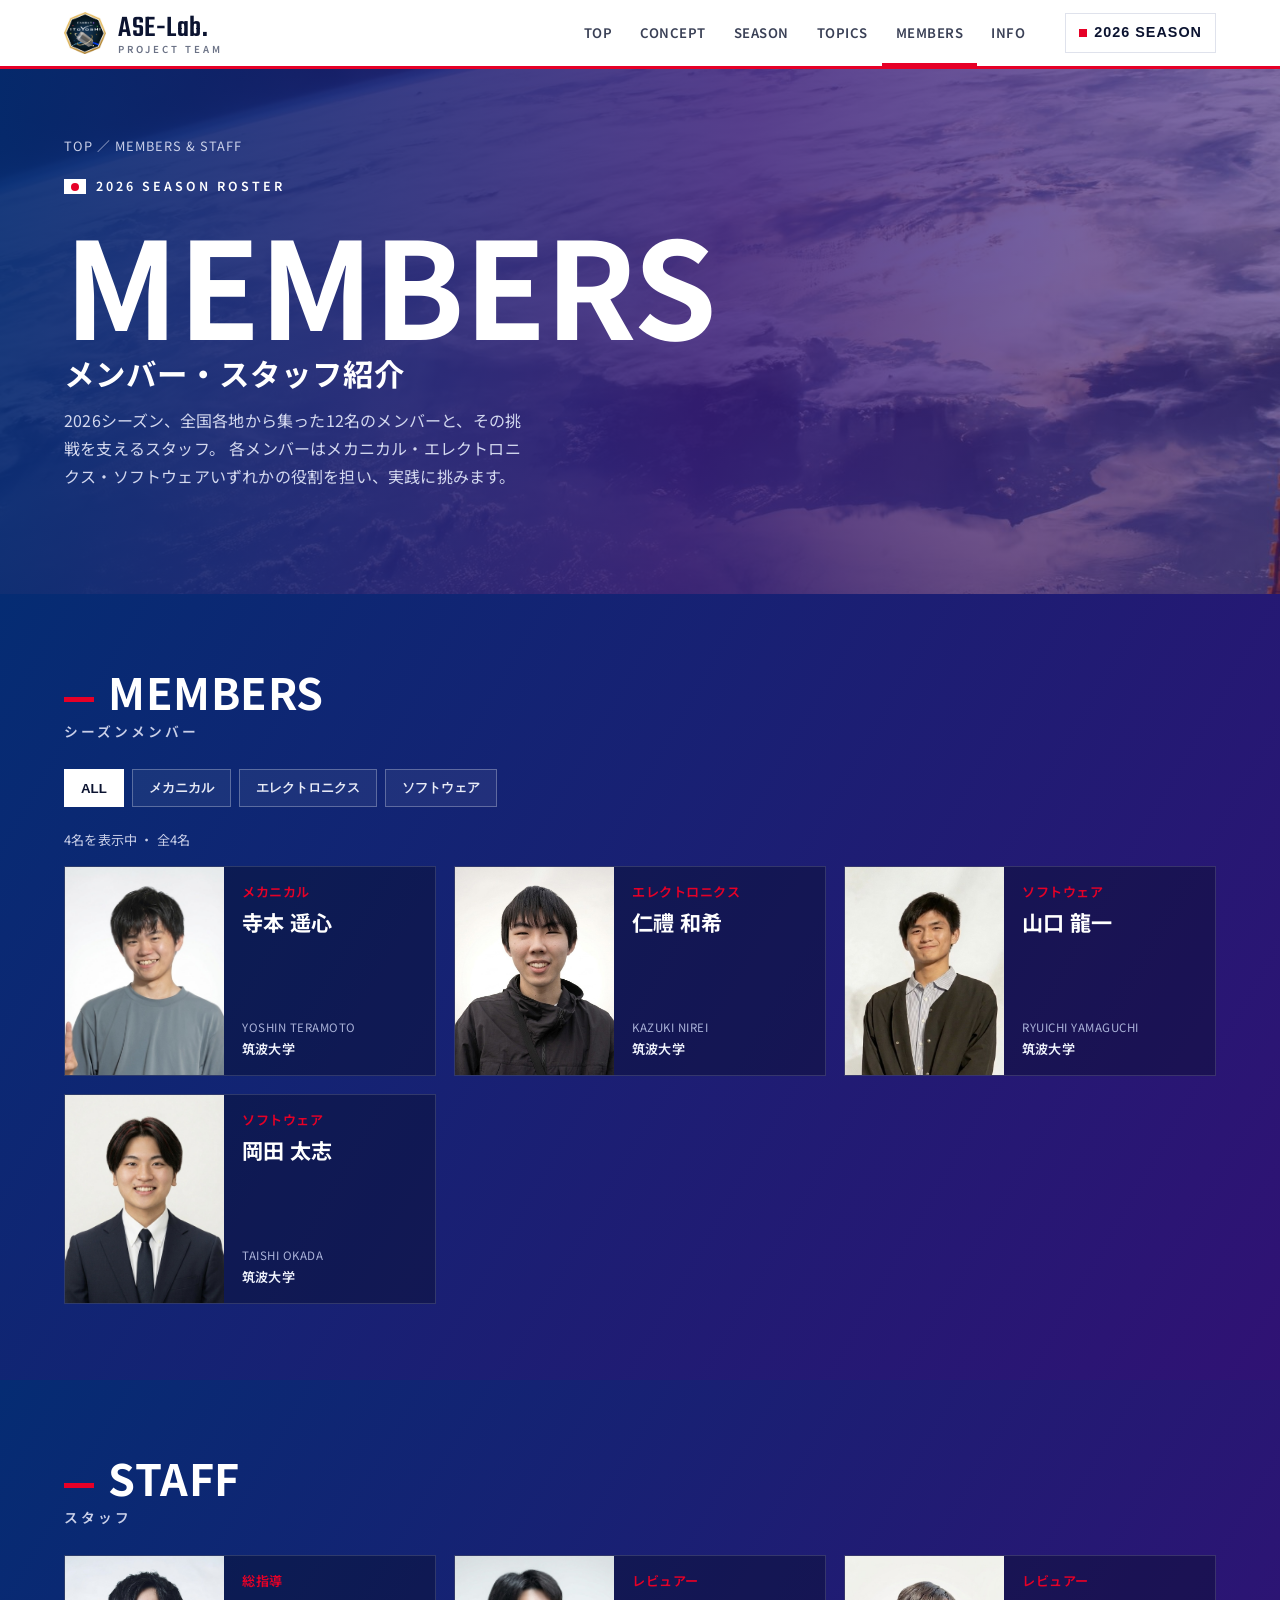
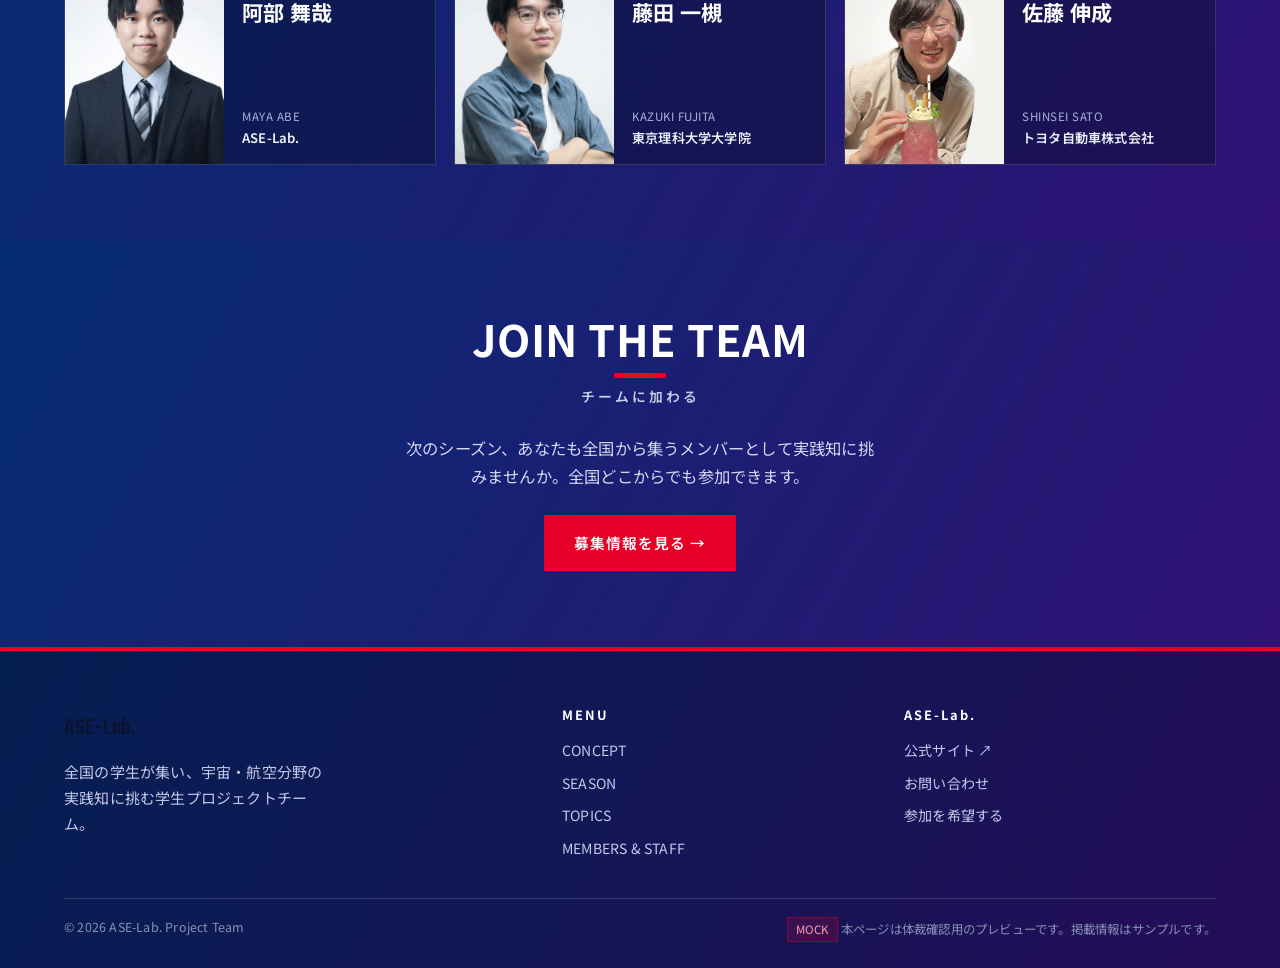
<file: members.html>
<!DOCTYPE html>
<html lang="ja">
<head>
<meta charset="utf-8">
<meta name="viewport" content="width=device-width, initial-scale=1">
<title>MEMBERS &amp; STAFF | ASE-Lab. Project Team</title>
<meta name="description" content="ASE-Lab. Project Team 2026シーズンのメンバーとスタッフ紹介。全国各地から集った学生たちの役割と担当。">
<meta name="robots" content="noindex">
<link rel="icon" href="img/logo.png">
<link rel="preconnect" href="https://fonts.googleapis.com">
<link rel="preconnect" href="https://fonts.gstatic.com" crossorigin>
<link href="https://fonts.googleapis.com/css2?family=Teko:wght@500&family=Noto+Sans+JP:wght@400;500;600;700&display=swap" rel="stylesheet">
<link rel="stylesheet" href="assets/style.css">
</head>
<body>

<!-- ============ ヘッダー ============ -->
<header class="site-header">
  <div class="wrap">
    <a class="brand" href="index.html">
      <img src="img/logo.png" alt="ASE-Lab. Project Team">
      <span class="brand-txt">
        <span class="brand-word">ASE-Lab.</span>
        <span class="brand-sub">PROJECT TEAM</span>
      </span>
    </a>
    <nav class="main-nav" id="site-nav">
      <a href="index.html">TOP</a>
      <a href="index.html#concept">CONCEPT</a>
      <a href="index.html#season">SEASON</a>
      <a href="index.html#topics">TOPICS</a>
      <a href="members.html" class="active">MEMBERS</a>
      <a href="index.html#information">INFO</a>
    </nav>
    <span class="season-pill"><span class="dot"></span>2026 SEASON</span>
    <button class="nav-toggle" aria-label="メニューを開く" aria-expanded="false" aria-controls="site-nav">
      <span></span><span></span><span></span>
    </button>
  </div>
</header>

<!-- ============ メインビジュアル ============ -->
<section class="mv mv--sub">
  <div class="mv-media"><img src="img/earth-space.jpg" alt="地球（プレースホルダー画像）"></div>
  <div class="mv-inner">
    <div class="crumbs"><a href="index.html">TOP</a> ／ MEMBERS &amp; STAFF</div>
    <span class="mv-eyebrow"><span class="flag"></span>2026 SEASON ROSTER</span>
    <h1>MEMBERS</h1>
    <h2>メンバー・スタッフ紹介</h2>
    <p class="mv-lead">
      2026シーズン、全国各地から集った12名のメンバーと、その挑戦を支えるスタッフ。
      各メンバーはメカニカル・エレクトロニクス・ソフトウェアいずれかの役割を担い、実践に挑みます。
    </p>
  </div>
</section>

<!-- ============ メンバー（JVA m-playerList 準拠・暗色地） ============ -->
<section class="band band--navy">
  <div class="wrap">
    <div class="title-set on-dark">
      <div class="en">MEMBERS</div>
      <div class="jp">シーズンメンバー</div>
    </div>

    <div class="filters" id="filters"></div>
    <p class="count-note" id="count-note"></p>
    <div class="roster" id="roster"></div>
  </div>
</section>

<!-- ============ スタッフ（JVA m-playerList 準拠・暗色地） ============ -->
<section id="staff" class="band band--navy">
  <div class="wrap">
    <div class="title-set on-dark">
      <div class="en">STAFF</div>
      <div class="jp">スタッフ</div>
    </div>
    <div class="staff-grid" id="staff-list"></div>
  </div>
</section>

<!-- ============ 参加 CTA（紺帯） ============ -->
<section class="band band--navy">
  <div class="wrap" style="text-align:center">
    <div class="title-set center on-dark"><div class="en">JOIN THE TEAM</div><div class="jp">チームに加わる</div></div>
    <p class="lead-p" style="margin:0 auto 24px;max-width:52ch">次のシーズン、あなたも全国から集うメンバーとして実践知に挑みませんか。全国どこからでも参加できます。</p>
    <a class="btn btn-primary" href="index.html#information">募集情報を見る →</a>
  </div>
</section>

<!-- ============ フッター ============ -->
<footer class="site-footer">
  <div class="wrap">
    <div class="footer-grid">
      <div>
        <span class="brand-word">ASE-Lab.</span>
        <p style="max-width:34ch;margin-top:10px">
          全国の学生が集い、宇宙・航空分野の実践知に挑む学生プロジェクトチーム。
        </p>
      </div>
      <div>
        <h4>MENU</h4>
        <a href="index.html#concept">CONCEPT</a>
        <a href="index.html#season">SEASON</a>
        <a href="index.html#topics">TOPICS</a>
        <a href="members.html">MEMBERS &amp; STAFF</a>
      </div>
      <div>
        <h4>ASE-Lab.</h4>
        <a href="https://ase-lab.space" target="_blank" rel="noopener">公式サイト ↗</a>
        <a href="index.html#information">お問い合わせ</a>
        <a href="index.html#information">参加を希望する</a>
      </div>
    </div>
    <div class="footer-note">
      <span>© 2026 ASE-Lab. Project Team</span>
      <span><span class="mock-flag">MOCK</span> 本ページは体裁確認用のプレビューです。掲載情報はサンプルです。</span>
    </div>
  </div>
</footer>

<script src="assets/data.js"></script>
<script>
// ---- メンバーカード（実写ポートレート主役・フラット） ----
function captainBadge(c) {
  if (c === "captain") return '<span class="badge-c">CAPTAIN</span>';
  if (c === "vice")    return '<span class="badge-c" style="background:#12204b">VICE</span>';
  return "";
}
// JVA m-playerList 準拠: 写真左＋データ右（ロール / 氏名 / ローマ字＋所属）
function playerCard(m) {
  const pos = POSITIONS[m.unit] || { label: m.unit, en: "", color: "#4e1ebd" };
  return `
  <article class="player" data-unit="${esc(m.unit)}">
    <a class="player-a" href="#">
      <picture class="player-photo">
        <img src="${esc(m.avatar)}" alt="${esc(m.name)}（プレースホルダー画像）" loading="lazy">
        ${captainBadge(m.captain)}
      </picture>
      <div class="player-data">
        <div class="pl-role">${esc(pos.label)}</div>
        <div class="pl-name">${esc(m.name)}</div>
        <div class="pl-team">
          <span class="en">${esc(m.nameEn)}</span>
          <span class="univ">${esc(m.univ)}</span>
        </div>
      </div>
    </a>
  </article>`;
}

// ---- スタッフカード（JVA m-playerList 準拠: 役職 / 氏名 / ローマ字＋所属） ----
function staffCard(s) {
  return `
  <article class="player">
    <a class="player-a" href="#">
      <picture class="player-photo">
        <img src="${esc(s.avatar)}" alt="${esc(s.name)}（プレースホルダー画像）" loading="lazy">
      </picture>
      <div class="player-data">
        <div class="pl-role">${esc(s.role)}</div>
        <div class="pl-name">${esc(s.name)}</div>
        <div class="pl-team">
          <span class="en">${esc(s.nameEn)}</span>
          <span class="univ">${esc(s.org)}</span>
        </div>
      </div>
    </a>
  </article>`;
}

// ---- フィルタ（ロール別: メカニカル / エレクトロニクス / ソフトウェア） ----
let currentFilter = "all";
function buildFilters() {
  const used = ROLE_ORDER.filter(r => MEMBERS.some(m => m.unit === r));
  const btns = [["all", "ALL"]].concat(used.map(r => [r, POSITIONS[r].label]));
  document.getElementById("filters").innerHTML = btns.map(([v, label]) =>
    `<button class="filter-btn ${v === "all" ? "active" : ""}" data-filter="${esc(v)}">${esc(label)}</button>`
  ).join("");
  document.querySelectorAll(".filter-btn").forEach(b => {
    b.addEventListener("click", () => {
      currentFilter = b.dataset.filter;
      document.querySelectorAll(".filter-btn").forEach(x => x.classList.toggle("active", x === b));
      renderRoster();
    });
  });
}

function renderRoster() {
  const list = currentFilter === "all" ? MEMBERS : MEMBERS.filter(m => m.unit === currentFilter);
  document.getElementById("roster").innerHTML = list.map(playerCard).join("");
  const label = currentFilter === "all" ? "" : `（${POSITIONS[currentFilter].label}）`;
  document.getElementById("count-note").textContent =
    `${list.length}名を表示中${label} ・ 全${MEMBERS.length}名`;
}

buildFilters();
renderRoster();
document.getElementById("staff-list").innerHTML = STAFF.map(staffCard).join("");
</script>
<script>
(function(){
  var t=document.querySelector(".nav-toggle"), n=document.getElementById("site-nav");
  if(!t||!n) return;
  t.addEventListener("click",function(){
    var open=n.classList.toggle("open");
    t.setAttribute("aria-expanded",open?"true":"false");
  });
  n.addEventListener("click",function(e){ if(e.target.closest("a")){ n.classList.remove("open"); t.setAttribute("aria-expanded","false"); } });
})();
</script>
</body>
</html>
</file>
<file: assets/style.css>
/* =========================================================
   ASE-Lab. Project Team — 共通スタイル（JVA準拠 / フラット・実写版）
   ---------------------------------------------------------
   方針:
   - 装飾は最小限。並ぶオブジェクト（カード等）は角丸・影・浮き上がりを付けない
     → 直角・ヘアライン境界・面の塗り分けで構成（JVA同様のフラット編集的レイアウト）
   - プレースホルダーは実写（航空宇宙 = NASA公開画像 / ポートレート）で埋める
   - 配色: 紺/青→紫を主役、赤(#e60027)は日の丸アクセント（chip・境界・見出し下線）
   ========================================================= */

:root {
  --navy-900: #0b1330;
  --navy-800: #12204b;
  --navy-700: #1d2f6f;
  --primary:  #4e1ebd;
  --primary-2:#7d58e9;
  --accent:   #e60027;
  --accent-d: #b8001f;
  --gold:     #d8b24a;

  --ink:      #14182a;
  --ink-2:    #3a4056;
  --muted:    #6b7286;
  --faint:    #9aa0b4;
  --line:     #dfe2ec;
  --line-d:   rgba(255,255,255,0.14);
  --bg-soft:  #f4f5f8;
  --dark:     #111524;
  --white:    #ffffff;

  /* ブランドグラデーション: 青 #052C73 → 紫 #301274 の2色（赤はアクセントのみ） */
  --brand-grad:  linear-gradient(120deg, #052C73 0%, #301274 100%);
  --brand-grad-h: linear-gradient(90deg, #052C73 0%, #301274 100%);
  /* mv 用の暗いオーバーレイ（同グラデの色味・可読性確保） */
  --mv-overlay: linear-gradient(100deg, rgba(5,44,115,0.92) 0%, rgba(48,18,116,0.80) 55%, rgba(48,18,116,0.55) 100%);

  /* フォントルール: 基本=Noto Sans JP(400) / 強調=Semibold(600) / 見出し相当のみBold(700) */
  --font-body:    'Noto Sans JP', 'Helvetica Neue', Arial, system-ui, sans-serif;
  --font-display: 'Noto Sans JP', 'Helvetica Neue', Arial, sans-serif;
  --font-num:     'Helvetica Neue', Arial, 'Noto Sans JP', sans-serif;
  --maxw: 1200px;
}

* { box-sizing: border-box; }
html { scroll-behavior: smooth; }
html, body { margin: 0; padding: 0; }
body {
  font-family: var(--font-body);
  color: var(--ink);
  background: var(--white);
  line-height: 1.75;
  font-size: 15px;
  letter-spacing: 0.2px;
  -webkit-font-smoothing: antialiased;
  overflow-x: hidden;
}
img { max-width: 100%; display: block; }
a { color: var(--primary); text-decoration: none; }
h1, h2, h3, h4 { margin: 0; line-height: 1.2; font-weight: 700; }
b, strong { font-weight: 600; }
.wrap { max-width: var(--maxw); margin: 0 auto; padding: 0 24px; }
:focus-visible { outline: 2px solid var(--accent); outline-offset: 2px; }

/* ============ ヘッダー ============ */
.site-header {
  position: sticky; top: 0; z-index: 200;
  background: #fff;
  border-bottom: 3px solid var(--accent);
}
.site-header .wrap { display: flex; align-items: center; gap: 18px; height: 66px; }
.brand { display: flex; align-items: center; gap: 12px; margin-right: auto; }
.brand img { width: 42px; height: 42px; }
.brand-txt { display: flex; flex-direction: column; line-height: 1; }
.brand-word { font-family: 'Teko', var(--font-display); font-weight: 500; font-size: 1.9rem; color: var(--navy-900); letter-spacing: 0.5px; transform: translateY(2px); }
.brand-sub { font-size: 0.6rem; letter-spacing: 3px; color: var(--muted); font-weight: 600; margin-top: 3px; }
.main-nav { display: flex; align-items: center; }
.main-nav a {
  color: var(--ink-2); font-size: 0.82rem; font-weight: 600; letter-spacing: 0.5px;
  padding: 22px 14px; position: relative; transition: color .15s;
}
.main-nav a:hover { color: var(--navy-900); }
.main-nav a::after {
  content: ""; position: absolute; left: 0; right: 0; bottom: 0; height: 3px;
  background: var(--accent); transform: scaleX(0); transition: transform .15s;
}
.main-nav a:hover::after, .main-nav a.active::after { transform: scaleX(1); }
.season-pill {
  display: inline-flex; align-items: center; gap: 7px; margin-left: 8px;
  border: 1px solid var(--line); padding: 6px 13px; color: var(--navy-900);
  font-family: var(--font-num); font-weight: 600; font-size: 0.9rem; letter-spacing: 1px;
}
.season-pill .dot { width: 8px; height: 8px; background: var(--accent); }

/* ハンバーガー（狭幅時のみ表示） */
.nav-toggle {
  display: none; background: none; border: 0; cursor: pointer;
  width: 42px; height: 42px; padding: 10px; margin-left: 4px;
}
.nav-toggle span { display: block; width: 22px; height: 2px; background: var(--navy-900); margin: 5px 0; transition: transform .2s, opacity .2s; }
.nav-toggle[aria-expanded="true"] span:nth-child(1) { transform: translateY(7px) rotate(45deg); }
.nav-toggle[aria-expanded="true"] span:nth-child(2) { opacity: 0; }
.nav-toggle[aria-expanded="true"] span:nth-child(3) { transform: translateY(-7px) rotate(-45deg); }

/* ============ メインビジュアル (mv) : 実写 + 紺オーバーレイ ============ */
.mv { position: relative; color: #fff; background: var(--navy-900); }
.mv-media { position: absolute; inset: 0; overflow: hidden; }
.mv-media img { width: 100%; height: 100%; object-fit: cover; }
.mv-media::after { /* 可読性のための覆い（紺→紫の色味を持つ機能的オーバーレイ） */
  content: ""; position: absolute; inset: 0;
  background: var(--mv-overlay);
}
.mv-inner { position: relative; z-index: 2; max-width: var(--maxw); margin: 0 auto; padding: 96px 24px 108px; }
/* ランディングの mv のみ黒寄りのオーバーレイ */
.mv--home .mv-media::after {
  background: linear-gradient(100deg, rgba(7,12,26,0.93) 0%, rgba(14,13,34,0.80) 45%, rgba(20,14,40,0.52) 100%);
}
.mv-eyebrow {
  display: inline-flex; align-items: center; gap: 10px; margin-bottom: 22px;
  font-size: 0.78rem; font-weight: 600; letter-spacing: 3px;
}
.mv-eyebrow .flag { width: 22px; height: 15px; background: #fff; position: relative; flex: none; }
.mv-eyebrow .flag::after { content:""; position:absolute; inset:0; margin:auto; width:8px; height:8px; border-radius:50%; background:var(--accent); }
.mv h1 {
  font-family: var(--font-display); font-weight: 700; text-transform: uppercase;
  font-size: clamp(3.2rem, 11vw, 8.6rem); line-height: 0.92; letter-spacing: -0.01em; margin-bottom: 22px;
}
.mv h1 .l2 { color: #b9a6f2; }
.mv h2 { font-size: clamp(1.15rem, 2.6vw, 1.9rem); font-weight: 700; letter-spacing: 1px; }
.mv h2 b { border-bottom: 4px solid var(--accent); padding-bottom: 2px; }
.mv-lead { color: #d3d8ef; font-size: 1rem; max-width: 52ch; margin-top: 14px; }
.mv-cta { display: flex; gap: 12px; margin-top: 30px; flex-wrap: wrap; }

/* ============ titleSet（英大見出し + 日本語小） ============ */
.title-set { margin-bottom: 26px; }
.title-set .en {
  font-family: var(--font-display); font-weight: 700; text-transform: uppercase;
  font-size: clamp(1.9rem, 4vw, 2.7rem); letter-spacing: 0.5px; line-height: 1; color: var(--navy-800);
}
.title-set .jp { font-size: 0.86rem; font-weight: 600; color: var(--muted); letter-spacing: 3px; margin-top: 6px; }
.title-set.on-dark .en { color: #fff; }
.title-set.on-dark .jp { color: #c9cfe8; }
.title-set .en::before {
  content: ""; display: inline-block; width: 30px; height: 5px; background: var(--accent);
  margin-right: 14px; vertical-align: 0.18em;
}
.title-set.center { text-align: center; }
.title-set.center .en::before { display: none; }
.title-set.center .en::after { content: ""; display: block; width: 52px; height: 5px; background: var(--accent); margin: 12px auto 0; }

/* ============ バンド（全幅・単色） ============ */
.band { padding: 76px 0; }
.band--light { background: var(--bg-soft); }
.band--white { background: var(--white); }
.band--dark { background: var(--dark); color: #fff; }
.band--navy { background: var(--brand-grad); color: #fff; }
.band .lead-p { color: var(--ink-2); font-size: 1.02rem; max-width: 62ch; }
.band--dark .lead-p, .band--navy .lead-p { color: #d3d8f0; }
.band-head { display: flex; align-items: flex-end; justify-content: space-between; gap: 16px; flex-wrap: wrap; }
.more-link { font-family: var(--font-num); font-weight: 600; font-size: 0.9rem; letter-spacing: 1px; color: inherit; display: inline-flex; align-items: center; gap: 8px; white-space: nowrap; }
.more-link .arw { width: 24px; height: 24px; background: var(--accent); color: #fff; display: grid; place-items: center; font-size: 0.9rem; }
.band--dark .more-link, .band--navy .more-link { color: #fff; }

/* ============ 統計ストリップ ============ */
.stats { background: var(--brand-grad); color: #fff; }
.stats .wrap { display: grid; grid-template-columns: repeat(4, 1fr); }
.stat { text-align: center; padding: 30px 12px; position: relative; }
.stat + .stat::before { content: ""; position: absolute; left: 0; top: 24px; bottom: 24px; width: 1px; background: var(--line-d); }
.stat .num { font-family: var(--font-num); font-weight: 700; font-size: 2.6rem; line-height: 1; color: #fff; }
.stat .num .u { font-size: 1.1rem; color: var(--gold); margin-left: 3px; }
.stat .lbl { font-size: 0.74rem; letter-spacing: 2px; color: #aab0d0; margin-top: 6px; }

/* ============ CONCEPT 3カラム（フラット・番号付き） ============ */
.value-grid { display: grid; grid-template-columns: repeat(3, 1fr); gap: 0; margin-top: 12px; border: 1px solid var(--line); border-right: none; background: #fff; }
.value-card { padding: 30px 26px; border-right: 1px solid var(--line); }
.value-card .n { font-family: var(--font-num); font-size: 1.4rem; letter-spacing: 1px; color: var(--accent); }
.value-card h3 { font-size: 1.14rem; margin: 4px 0 8px; }
.value-card p { color: var(--muted); font-size: 0.92rem; margin: 0; }

/* ============ TOPICS 横スライダー（実写サムネ・フラット） ============ */
.newsrail {
  display: grid; grid-auto-flow: column; grid-auto-columns: 296px; gap: 20px;
  overflow-x: auto; scroll-snap-type: x mandatory; padding: 4px 2px 18px;
  scrollbar-width: thin; scrollbar-color: var(--accent) rgba(255,255,255,0.12);
}
.newsrail::-webkit-scrollbar { height: 8px; }
.newsrail::-webkit-scrollbar-thumb { background: var(--accent); }
.newsrail::-webkit-scrollbar-track { background: rgba(255,255,255,0.1); }
.newscard { scroll-snap-align: start; background: #fff; color: var(--ink); display: block; }
.newscard .thumb { position: relative; aspect-ratio: 16 / 10; overflow: hidden; background: var(--brand-grad); }
.newscard .thumb img { width: 100%; height: 100%; object-fit: cover; }
.newscard .cat { position: absolute; left: 0; top: 0; font-size: 0.68rem; font-weight: 700; letter-spacing: 1px; padding: 4px 11px; color: #fff; }
.cat.news { background: var(--primary); }
.cat.project { background: var(--navy-700); }
.cat.match { background: var(--accent); }
.cat.recruit { background: #0e7a5f; }
.newscard .body { padding: 12px 2px 4px; }
.newscard .date { font-family: var(--font-num); font-weight: 600; font-size: 0.95rem; letter-spacing: 0.5px; color: var(--muted); }
.newscard .ttl { font-weight: 600; font-size: 0.95rem; margin-top: 2px; line-height: 1.55; display: -webkit-box; -webkit-line-clamp: 3; -webkit-box-orient: vertical; overflow: hidden; }

/* ============ 特集バンド（実写・大リンク・フラット） ============ */
.feature { display: grid; grid-template-columns: 1fr 1fr; border: 1px solid var(--line); background: #fff; }
.feature-visual { position: relative; min-height: 320px; overflow: hidden; background: var(--brand-grad); }
.feature-visual img { position: absolute; inset: 0; width: 100%; height: 100%; object-fit: cover; }
.feature-visual .tag { position: absolute; left: 0; top: 0; z-index: 1; font-family: var(--font-num); font-weight: 600; font-size: 0.85rem; letter-spacing: 2px; color: #fff; background: var(--accent); padding: 4px 14px; }
.feature.rev .feature-visual { order: 2; }
.feature-body { padding: 46px 44px; display: flex; flex-direction: column; justify-content: center; }
.feature-body .en { font-family: var(--font-display); font-weight: 700; font-size: clamp(1.8rem, 3.6vw, 2.4rem); text-transform: uppercase; color: var(--navy-800); line-height: 1; letter-spacing: 0.5px; }
.feature-body .jp { font-weight: 600; color: var(--accent); letter-spacing: 2px; margin: 8px 0 14px; font-size: 0.9rem; }
.feature-body p { color: var(--ink-2); font-size: 0.96rem; margin: 0 0 22px; }

/* ============ SEASON フロー（フラット） ============ */
.flow { display: grid; grid-template-columns: repeat(4, 1fr); gap: 0; margin-top: 10px; border: 1px solid var(--line-d); border-right: none; }
.flow-step { padding: 24px; border-right: 1px solid var(--line-d); }
.flow-step .n { font-family: var(--font-num); font-weight: 700; font-size: 1.7rem; color: var(--gold); line-height: 1; }
.flow-step h4 { font-size: 1.04rem; margin: 8px 0 6px; }
.flow-step p { font-size: 0.85rem; color: #d3d8f0; margin: 0; }

/* ============ INFORMATION（フラット） ============ */
.infolinks { display: grid; grid-template-columns: repeat(3, 1fr); gap: 0; margin-top: 8px; border: 1px solid var(--line); border-right: none; }
.infolink { display: flex; align-items: center; justify-content: space-between; gap: 12px; padding: 22px 24px; border-right: 1px solid var(--line); transition: background .15s; }
.infolink:hover { background: var(--bg-soft); }
.infolink .en { display: block; font-family: var(--font-display); font-weight: 700; font-size: 1.2rem; text-transform: uppercase; color: var(--navy-800); line-height: 1; letter-spacing: 0.5px; }
.infolink .jp { display: block; font-size: 0.8rem; color: var(--muted); font-weight: 600; margin-top: 4px; }
.infolink .arw { color: var(--accent); font-size: 1.3rem; }

/* ============ パートナー（フラット） ============ */
.partners { display: flex; flex-wrap: wrap; gap: 0; justify-content: center; border: 1px solid var(--line); border-right: none; max-width: 900px; margin: 0 auto; }
.partner { flex: 1 1 160px; border-right: 1px solid var(--line); padding: 26px 20px; color: var(--muted); font-weight: 600; letter-spacing: 1px; text-align: center; }

/* ============ フッター ============ */
.site-footer { background: linear-gradient(120deg, #041f52 0%, #240d58 100%); color: #c3c9ea; padding: 56px 0 26px; border-top: 4px solid var(--accent); }
.footer-grid { display: grid; grid-template-columns: 1.5fr 1fr 1fr; gap: 30px; }
.site-footer .brand-word { font-size: 1.5rem; }
.site-footer h4 { color: #fff; font-size: 0.8rem; letter-spacing: 2px; margin-bottom: 12px; }
.site-footer a { color: #c3c9ea; font-size: 0.88rem; display: block; padding: 4px 0; }
.site-footer a:hover { color: #fff; }
.footer-note { border-top: 1px solid var(--line-d); margin-top: 34px; padding-top: 18px; font-size: 0.78rem; color: #8890b5; display: flex; justify-content: space-between; flex-wrap: wrap; gap: 8px; }
.mock-flag { display: inline-block; background: rgba(230,0,39,0.16); color: #ff9db0; border: 1px solid rgba(230,0,39,0.4); padding: 1px 8px; font-size: 0.72rem; }

/* ============ ボタン（直角・フラット） ============ */
.btn { display: inline-flex; align-items: center; gap: 9px; padding: 13px 28px; font-weight: 600; font-size: 0.92rem; letter-spacing: 1px; transition: background .15s, color .15s; border: 2px solid transparent; cursor: pointer; }
.btn-primary { background: var(--accent); color: #fff; }
.btn-primary:hover { background: var(--accent-d); }
.btn-ghost { background: transparent; color: #fff; border-color: rgba(255,255,255,0.6); }
.btn-ghost:hover { background: #fff; color: var(--navy-900); }
.btn-solid { background: var(--navy-800); color: #fff; }
.btn-solid:hover { background: var(--navy-700); }
.btn-dark { background: var(--navy-800); color: #fff; }
.btn-dark:hover { background: var(--navy-700); }

/* =========================================================
   members.html
   ========================================================= */
.mv--sub .mv-inner { padding: 66px 24px 88px; }
.mv--sub h1 { font-size: clamp(3.2rem, 12vw, 8.4rem); margin-bottom: 12px; }
.crumbs { font-size: 0.8rem; color: #c9cfe8; margin-bottom: 18px; letter-spacing: 1px; }
.crumbs a { color: #c9cfe8; }

.filters { display: flex; flex-wrap: wrap; gap: 8px; margin: 26px 0 22px; }
.filter-btn { border: 1px solid var(--line); background: #fff; color: var(--ink-2); padding: 9px 16px; font-size: 0.83rem; font-weight: 600; cursor: pointer; transition: background .15s, color .15s; }
.filter-btn:hover { border-color: var(--accent); color: var(--accent); }
.filter-btn.active { background: var(--navy-800); color: #fff; border-color: var(--navy-800); }

/* ロスター: JVA m-playerList 準拠（横型カード=写真左＋データ右、暗色地・赤の背番号） */
.roster { display: grid; grid-template-columns: repeat(3, 1fr); gap: 18px; }
.player { background: rgba(8, 13, 38, 0.42); border: 1px solid rgba(255,255,255,0.14); }
.player-a { display: flex; align-items: stretch; min-height: 208px; color: #fff; text-decoration: none; }
.player-photo { position: relative; width: 43%; flex: none; overflow: hidden; background: var(--brand-grad); }
.player-photo img { width: 100%; height: 100%; object-fit: cover; display: block; }
.player-photo .badge-c { position: absolute; left: 0; top: 0; font-size: 0.64rem; font-weight: 600; letter-spacing: 1px; background: var(--accent); color: #fff; padding: 3px 9px; }
.player-data { flex: 1; min-width: 0; padding: 16px 16px 16px 18px; display: flex; flex-direction: column; }
.pl-pos { display: flex; align-items: center; gap: 9px; margin-bottom: 10px; }
.pl-pos dt { margin: 0; font-family: var(--font-num); font-weight: 700; font-size: 2.2rem; line-height: 1; color: var(--accent); flex: none; }
.pl-pos dd { margin: 0; font-weight: 600; font-size: 0.8rem; line-height: 1.2; color: #fff; }
/* スタッフ: 背番号の代わりに赤い役職ラベル */
.pl-role { font-weight: 600; font-size: 0.82rem; letter-spacing: 0.5px; line-height: 1.3; color: var(--accent); margin-bottom: 10px; }
.pl-name { font-weight: 700; font-size: 1.32rem; line-height: 1.2; color: #fff; margin-bottom: 10px; }
.pl-team { margin-top: auto; font-size: 0.82rem; line-height: 1.55; color: #c9cfe8; }
.pl-team .en { display: block; letter-spacing: 0.5px; color: #aab2d8; text-transform: uppercase; font-size: 0.72rem; }
.pl-team .univ { display: block; color: #eef1fb; font-weight: 600; margin-top: 2px; }

/* スタッフ: 実写 + テキスト・フラット */
.staff-grid { display: grid; grid-template-columns: repeat(3, 1fr); gap: 18px; }
.staff { display: flex; gap: 0; background: #fff; border: 1px solid var(--line); }
.staff .photo { width: 128px; flex: none; background: var(--brand-grad); }
.staff .photo img { width: 100%; height: 100%; object-fit: cover; }
.staff .s-body { padding: 20px 22px; }
.staff .s-role { font-size: 0.72rem; font-weight: 700; letter-spacing: 1.5px; color: var(--accent); }
.staff .s-name { font-size: 1.16rem; font-weight: 700; margin: 2px 0; }
.staff .s-en { font-size: 0.72rem; color: var(--faint); letter-spacing: 1px; }
.staff .s-org { font-size: 0.8rem; color: var(--muted); margin-top: 4px; }
.staff .s-bio { font-size: 0.85rem; color: var(--ink-2); margin: 8px 0 0; }
.count-note { font-size: 0.82rem; color: var(--muted); margin-bottom: 14px; }
/* メンバー一覧を暗色地(ブランドグラデ)に置いた際の調整 */
.band--navy .count-note { color: #c9cfe8; }
.band--navy .filter-btn { background: rgba(255,255,255,0.06); color: #e7eaf6; border-color: rgba(255,255,255,0.28); }
.band--navy .filter-btn:hover { border-color: var(--accent); color: #fff; }
.band--navy .filter-btn.active { background: #fff; color: var(--navy-900); border-color: #fff; }
.band--navy .note-light { color: #aab2d8; }

/* ============ レスポンシブ ============ */
@media (max-width: 960px) {
  .feature { grid-template-columns: 1fr; }
  .feature.rev .feature-visual { order: 0; }
  .value-grid, .flow, .infolinks { grid-template-columns: 1fr 1fr; }
  .value-card:nth-child(3) { border-top: 1px solid var(--line); }
  .roster, .staff-grid { grid-template-columns: repeat(2, 1fr); }
  .footer-grid { grid-template-columns: 1fr 1fr; }
  .stats .wrap { grid-template-columns: repeat(2, 1fr); }
}
/* 狭幅: ナビをハンバーガーに切替 */
@media (max-width: 860px) {
  .season-pill { display: none; }
  .nav-toggle { display: block; }
  .main-nav {
    display: none;
    position: absolute; top: 100%; left: 0; right: 0;
    background: #fff; border-bottom: 1px solid var(--line);
    flex-direction: column; align-items: stretch; padding: 6px 0 10px;
  }
  .main-nav.open { display: flex; }
  .main-nav a { padding: 13px 24px; font-size: 0.9rem; }
  .main-nav a::after { left: 24px; right: auto; width: 26px; }
}
@media (max-width: 640px) {
  .value-grid, .flow, .infolinks, .roster, .staff-grid { grid-template-columns: 1fr; }
  .footer-grid { grid-template-columns: 1fr; }
  .band { padding: 52px 0; }
  .mv-inner { padding: 64px 20px 84px; }
  .mv-media::after { background: linear-gradient(90deg, rgba(9,15,38,0.92), rgba(9,15,38,0.72)); }
}

/* =========================================================
   TOPICS 記事モーダル（クリックで浮き上がる詳細ビュー）
   ========================================================= */
/* カードがクリック可能だと分かるよう、ホバーで軽く浮かせる */
.newscard { cursor: pointer; transition: transform .2s ease; }
.newscard:hover { transform: translateY(-4px); }
.newscard:hover .thumb img { transform: scale(1.05); }
.newscard .thumb img { transition: transform .4s ease; }

.topic-modal {
  position: fixed; inset: 0; z-index: 1000;
  display: none; align-items: center; justify-content: center;
  padding: 24px;
}
.topic-modal.open { display: flex; }
.tm-backdrop {
  position: absolute; inset: 0;
  background: rgba(9,15,38,0.72);
  opacity: 0; animation: tmFade .2s ease forwards;
}
.tm-dialog {
  position: relative; z-index: 1;
  width: 100%; max-width: 640px;
  max-height: calc(100vh - 48px); overflow-y: auto;
  background: #fff; color: var(--ink);
  border-top: 4px solid var(--accent);
  opacity: 0; transform: translateY(28px) scale(.98);
  animation: tmRise .32s cubic-bezier(.2,.7,.25,1) forwards;
}
@keyframes tmFade { to { opacity: 1; } }
@keyframes tmRise { to { opacity: 1; transform: translateY(0) scale(1); } }

.tm-close {
  position: absolute; top: 8px; right: 8px; z-index: 2;
  width: 40px; height: 40px; line-height: 40px; text-align: center;
  font-size: 1.6rem; color: #fff; background: rgba(9,15,38,0.45);
  border: none; cursor: pointer; transition: background .15s ease;
}
.tm-close:hover { background: var(--accent); }

.tm-hero { position: relative; aspect-ratio: 16 / 9; overflow: hidden; background: var(--brand-grad); }
.tm-hero img { width: 100%; height: 100%; object-fit: cover; display: block; }
.tm-hero-meta {
  position: absolute; left: 0; right: 0; bottom: 0;
  padding: 20px 22px 16px;
  background: linear-gradient(to top, rgba(5,20,50,0.92) 0%, rgba(5,20,50,0.55) 55%, rgba(5,20,50,0) 100%);
  color: #fff;
}
.tm-hero-meta .cat { position: static; display: inline-block; font-size: 0.68rem; font-weight: 700; letter-spacing: 1px; padding: 4px 11px; color: #fff; }
.tm-date { font-family: var(--font-num); font-weight: 600; letter-spacing: 0.5px; margin-top: 10px; color: #cdd5ee; }
.tm-title { font-size: 1.22rem; line-height: 1.5; margin: 4px 0 0; font-weight: 700; }

.tm-body { padding: 22px 24px 26px; }
.tm-body p { margin: 0; line-height: 1.9; color: var(--ink-2); }
.tm-note { margin-top: 18px !important; font-size: 0.82rem; color: var(--muted); }

@media (max-width: 640px) {
  .topic-modal { padding: 0; align-items: stretch; }
  .tm-dialog { max-width: none; max-height: 100vh; border-top: none; }
  .tm-title { font-size: 1.08rem; }
}
@media (prefers-reduced-motion: reduce) {
  .tm-backdrop, .tm-dialog { animation-duration: .01ms; }
  .newscard, .newscard .thumb img { transition: none; }
}
</file>
